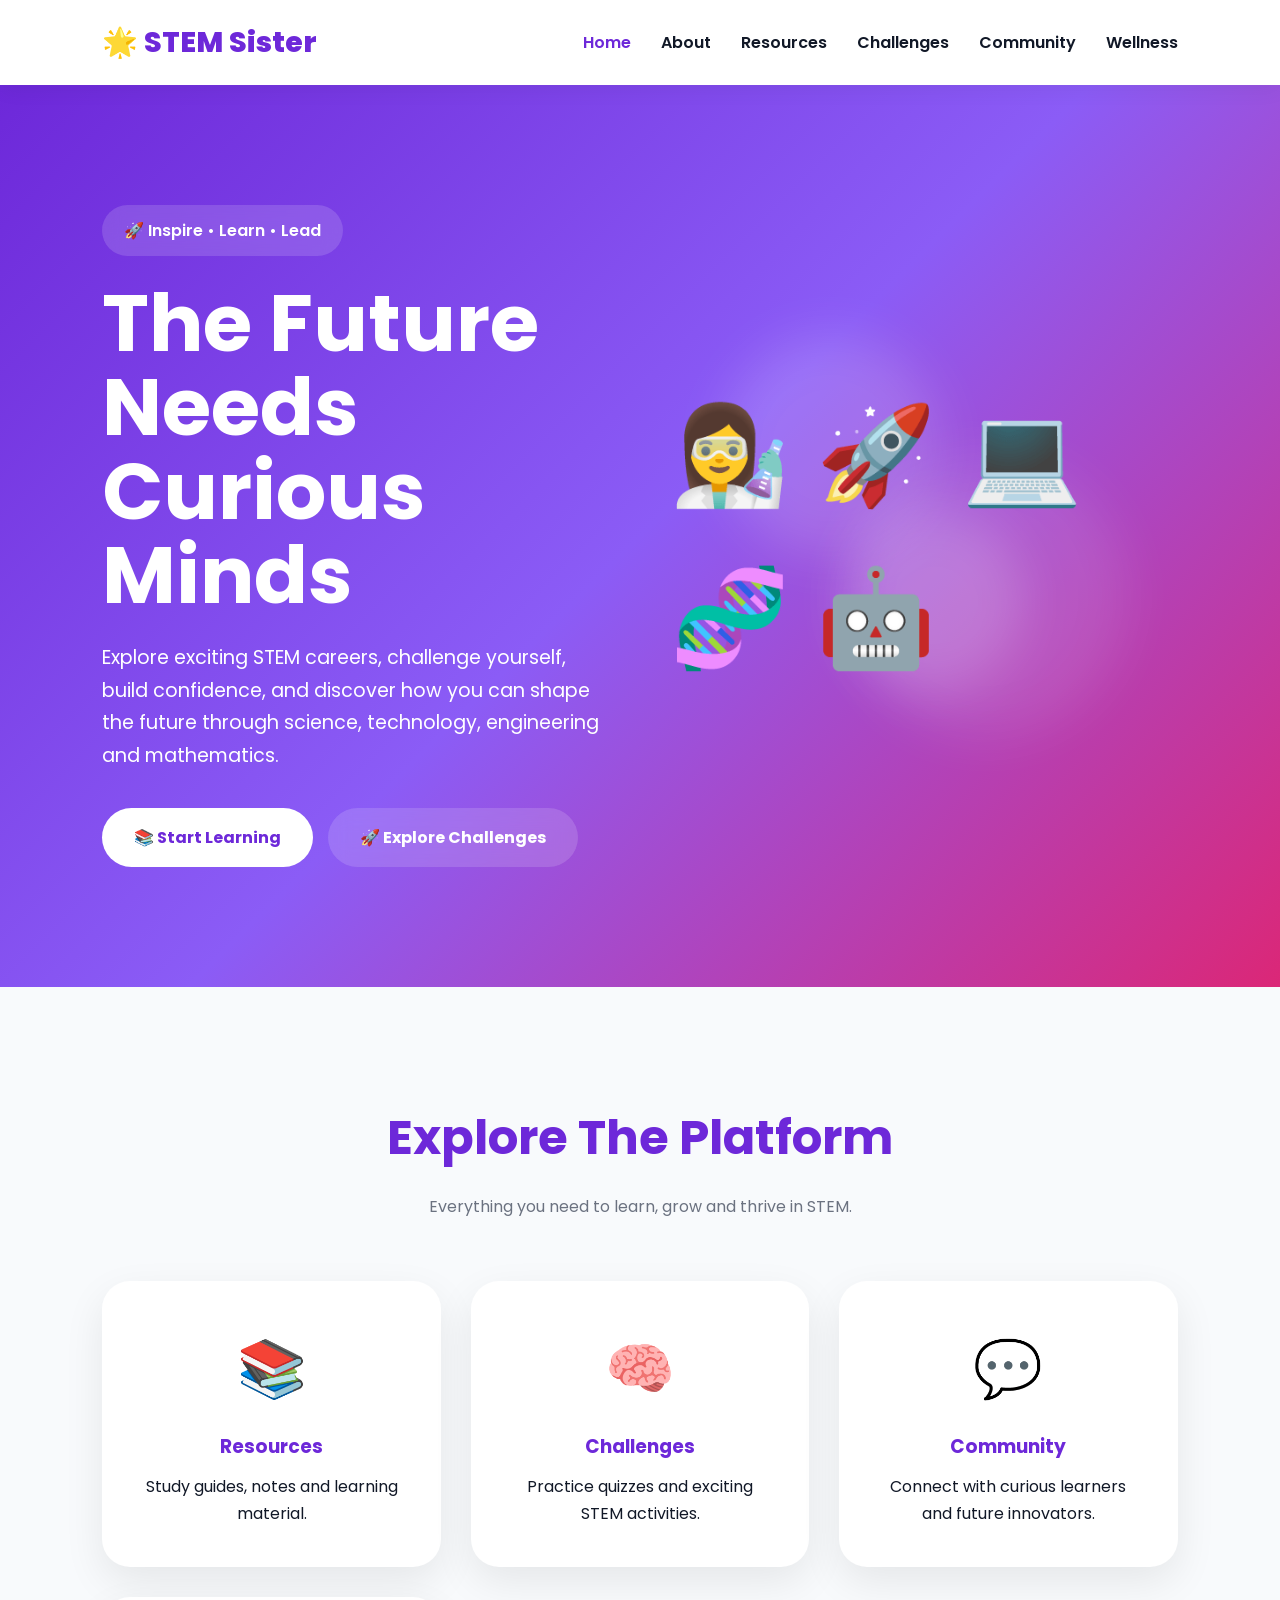
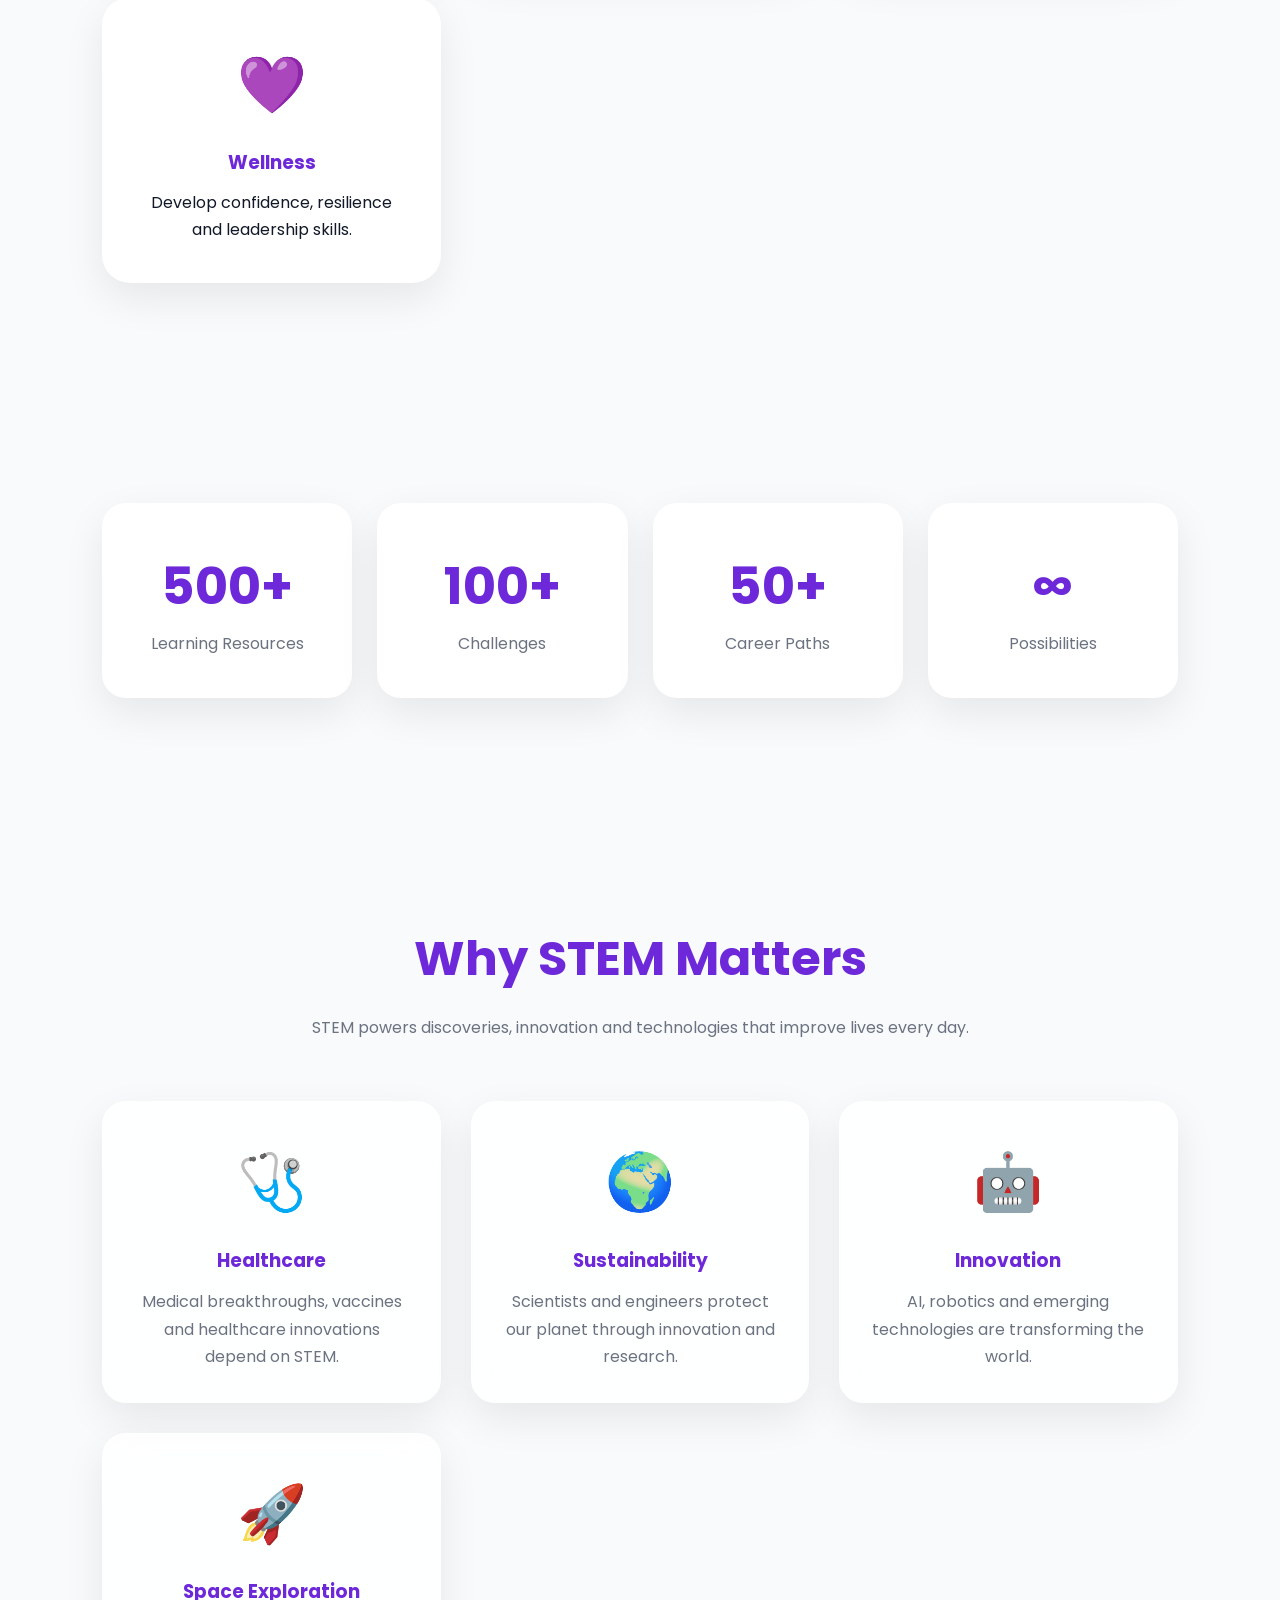
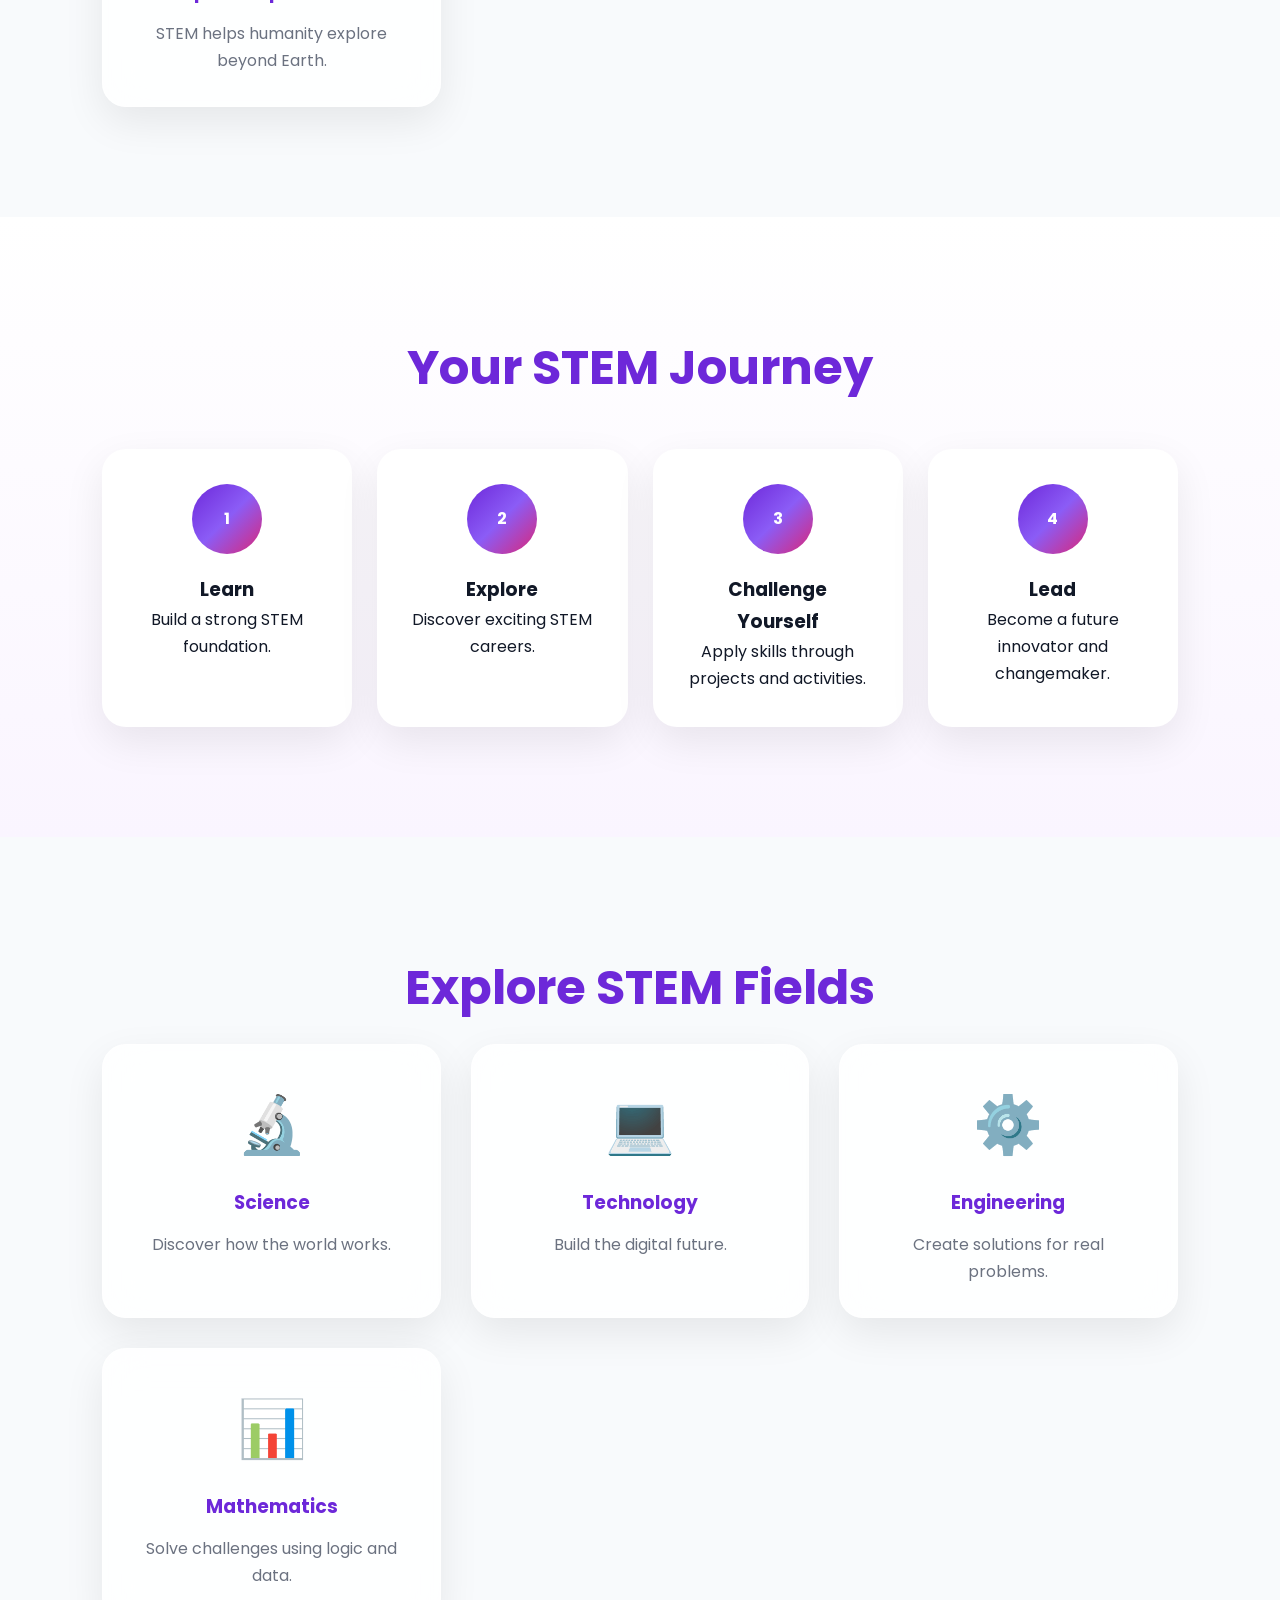
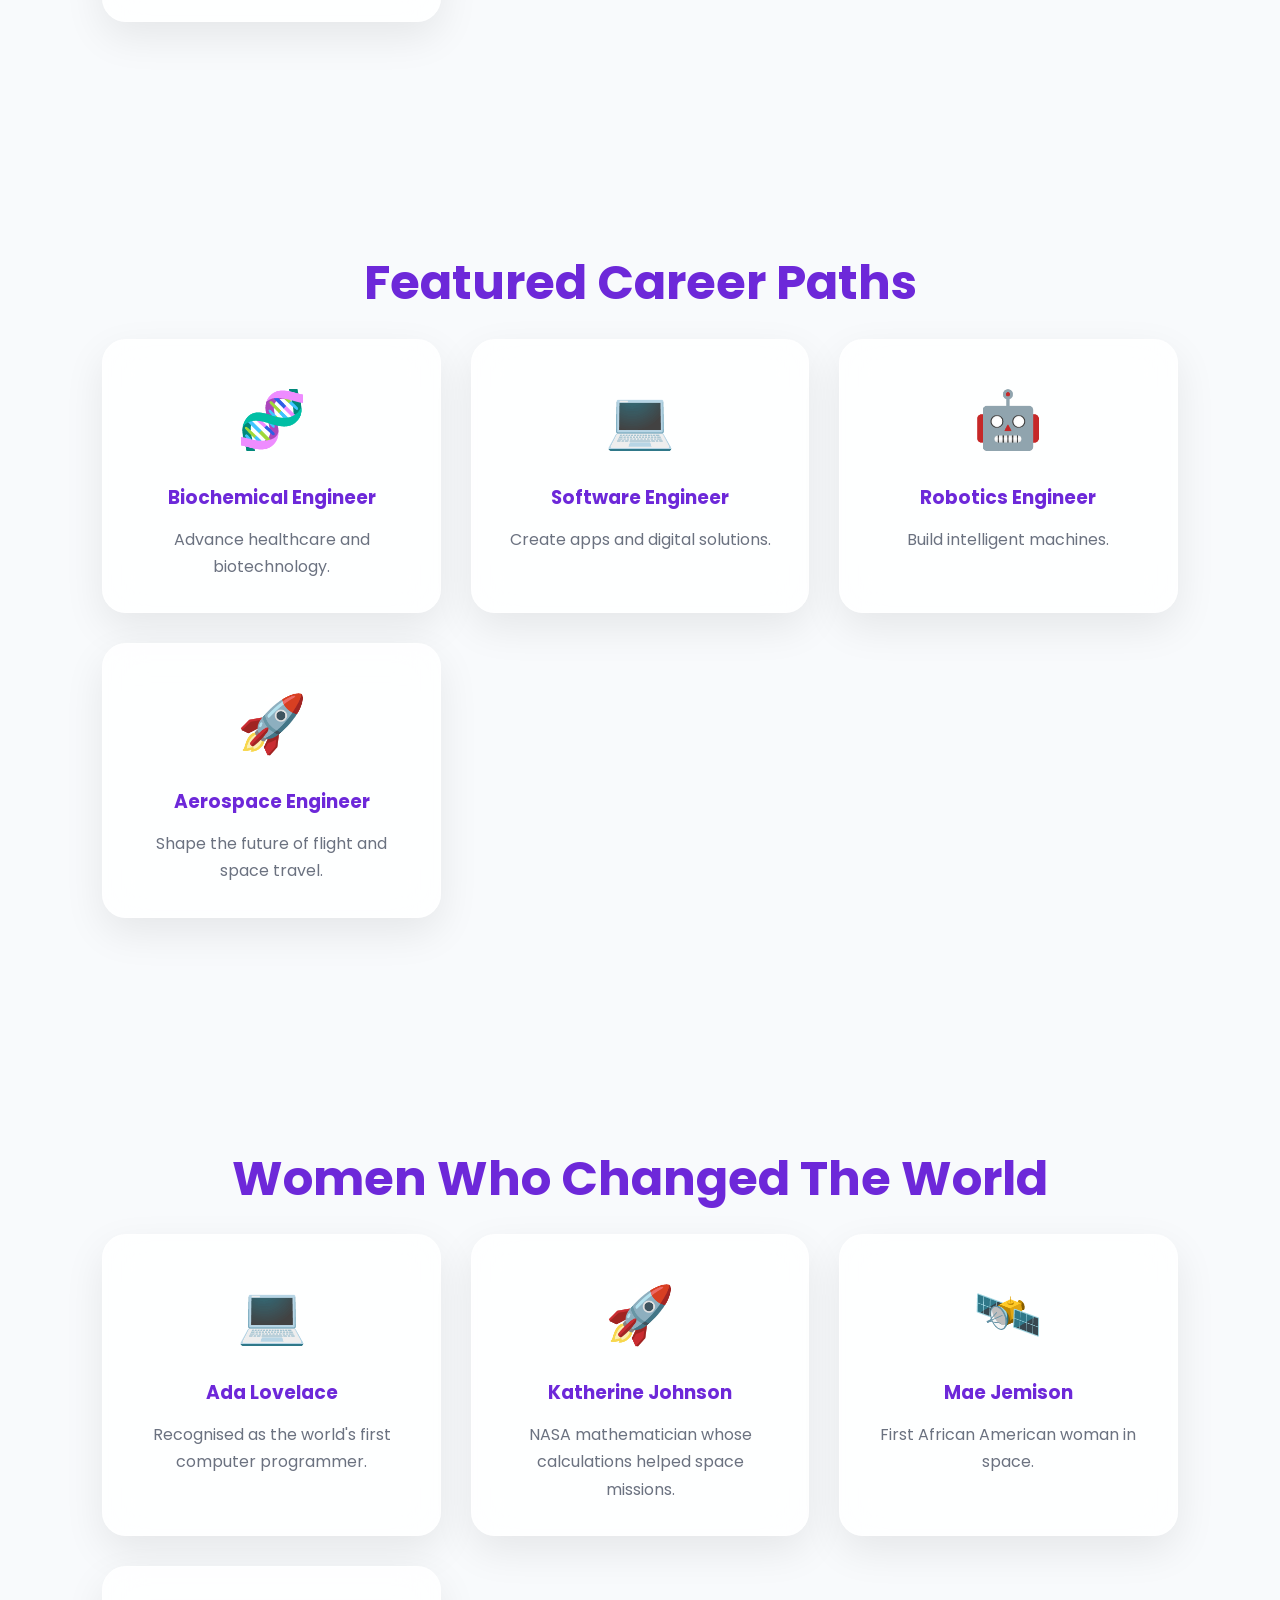
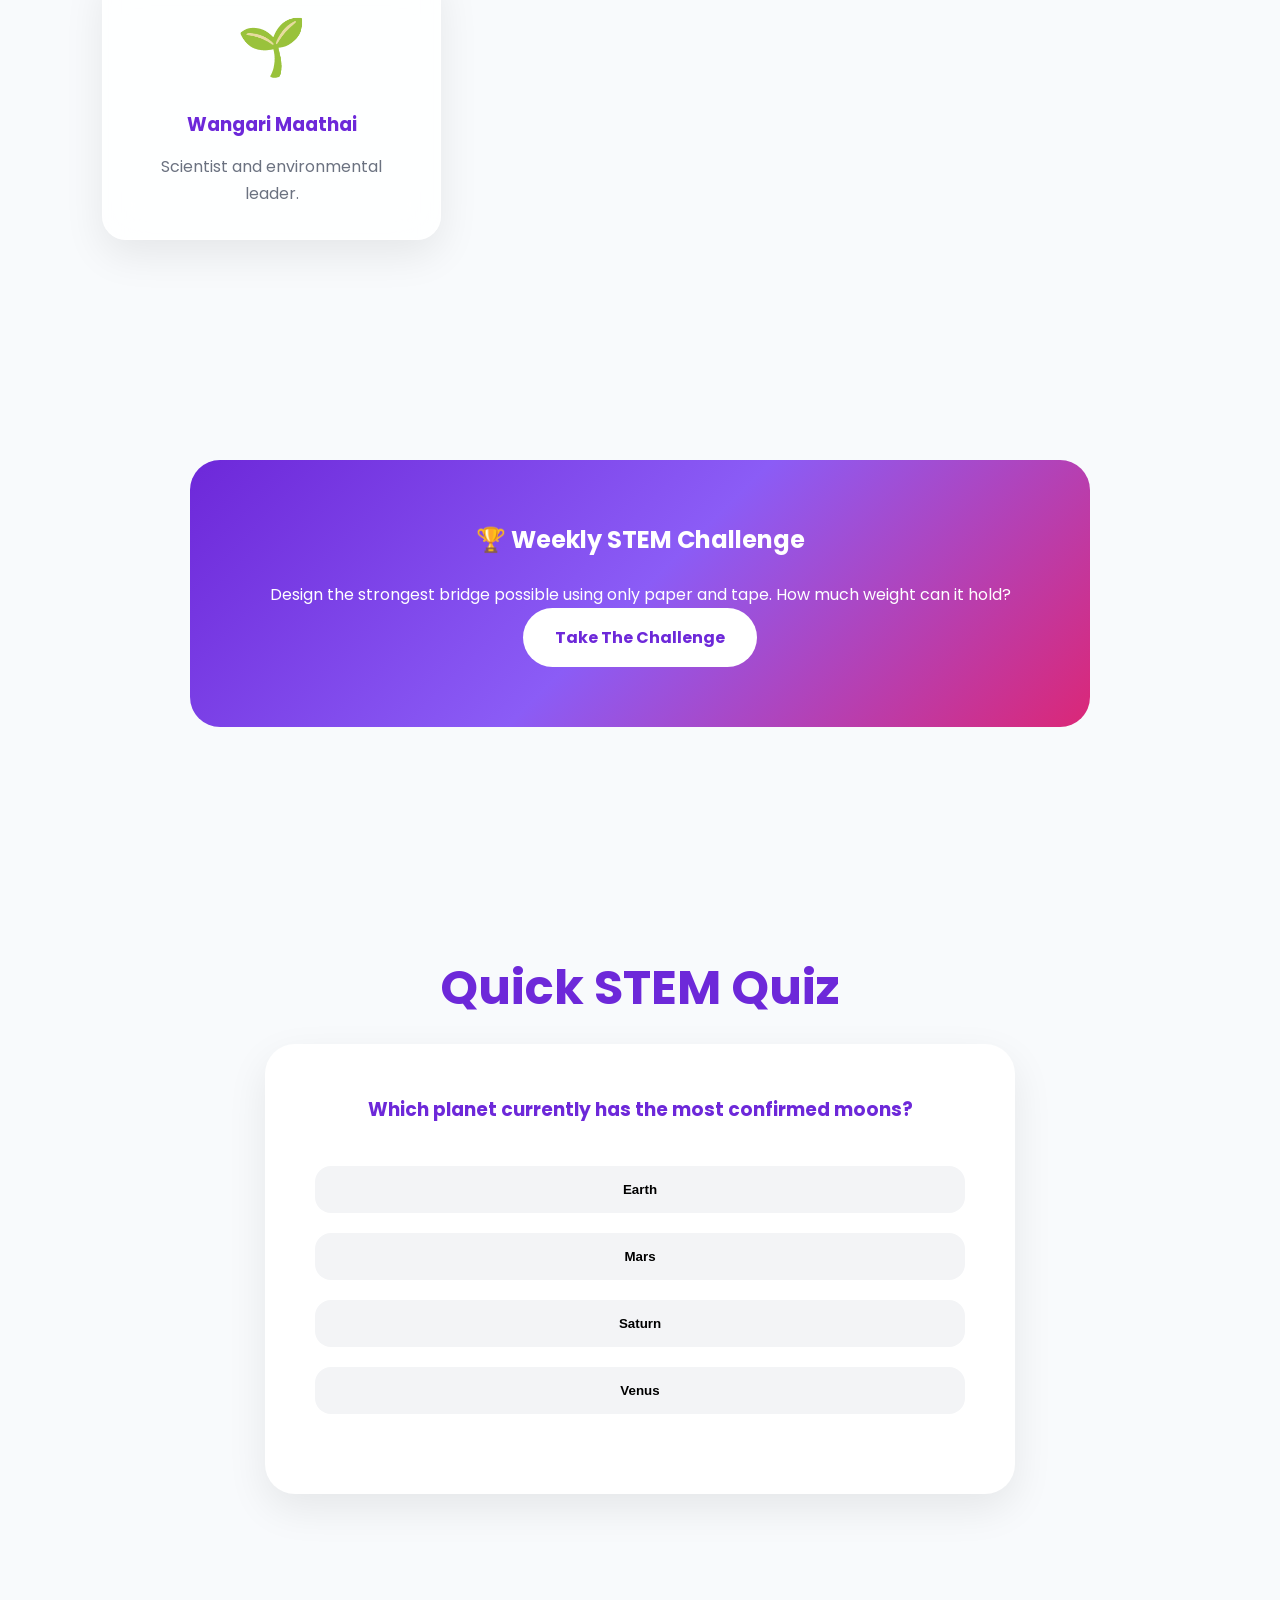
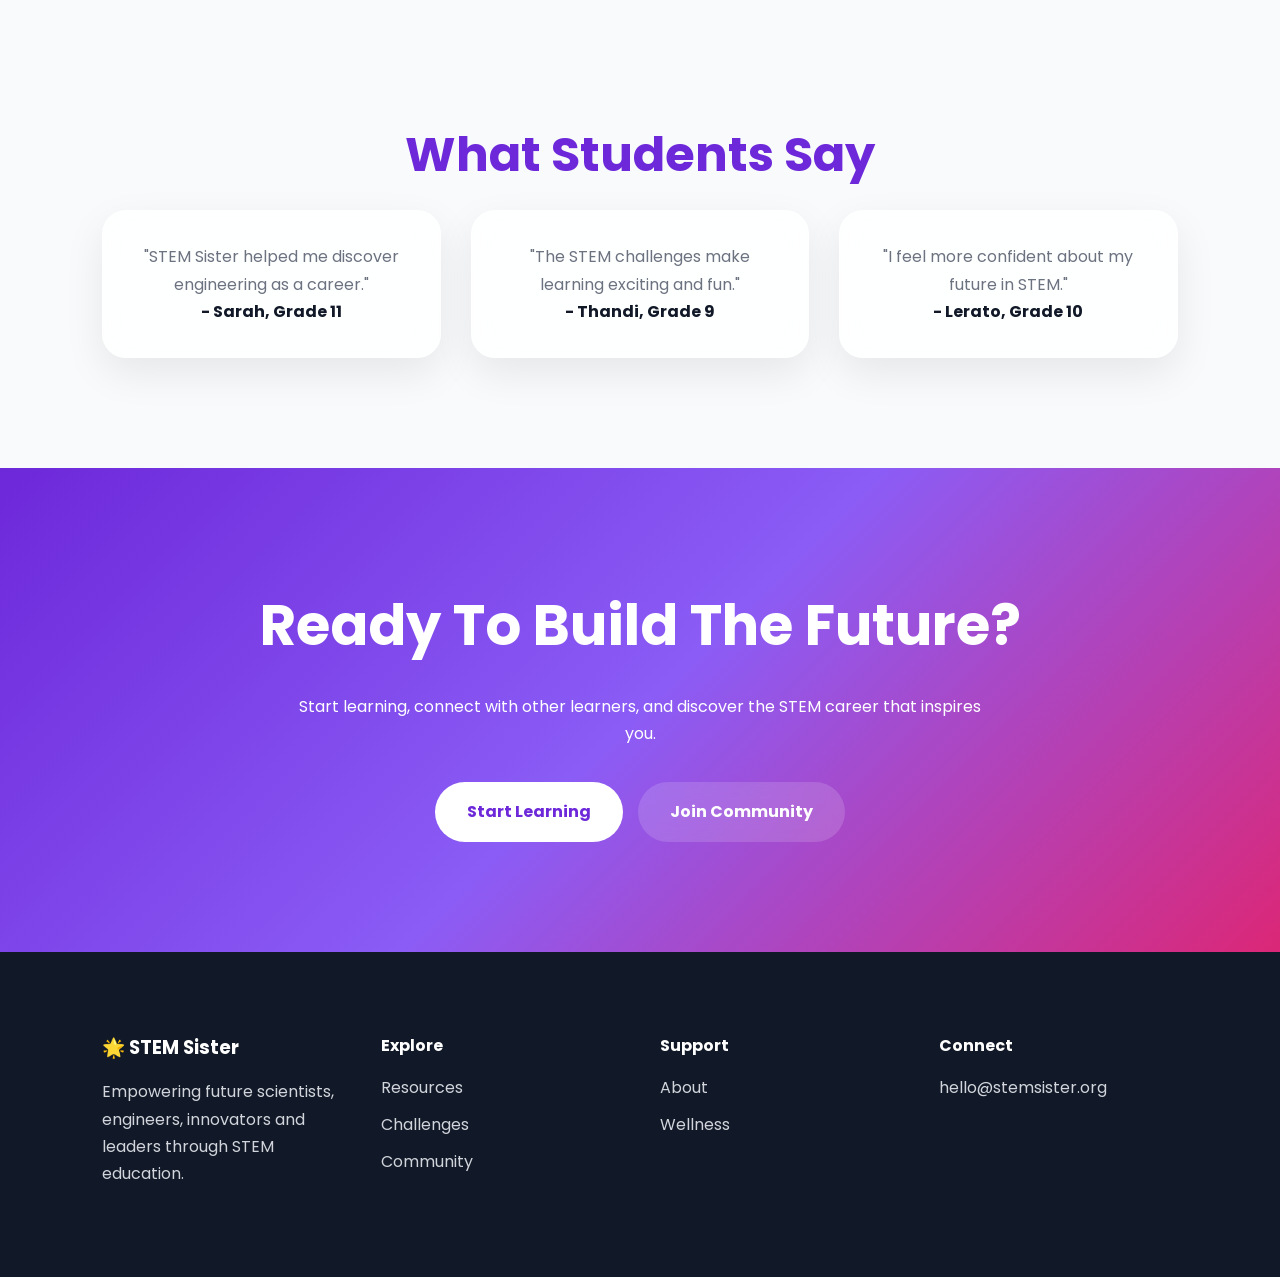
<file: index.html>
<!DOCTYPE html>
<html lang="en">

<head>
    <meta charset="UTF-8">
    <meta name="viewport" content="width=device-width, initial-scale=1.0">

    <title>STEM Sister | Empowering Future Innovators</title>

    <link rel="stylesheet" href="styles.css">
</head>

<body>

    <!-- PROGRESS BAR -->
    <div id="progress-bar"></div>

    <!-- ==================================
         NAVIGATION
    =================================== -->

    <nav>
        <div class="logo">🌟 STEM Sister</div>

        <ul class="nav-links">
            <li><a href="index.html" class="active">Home</a></li>
            <li><a href="about.html">About</a></li>
            <li><a href="textbooks.html">Resources</a></li>
            <li><a href="tests.html">Challenges</a></li>
            <li><a href="discussions.html">Community</a></li>
            <li><a href="wellness.html">Wellness</a></li>
        </ul>
    </nav>

    <!-- ==================================
         HERO
    =================================== -->

    <section class="hero">

        <div class="hero-content">

            <span class="hero-badge">
                🚀 Inspire • Learn • Lead
            </span>

            <h1>
                The Future Needs
                Curious Minds
            </h1>

            <p>
                Explore exciting STEM careers, challenge yourself,
                build confidence, and discover how you can shape
                the future through science, technology,
                engineering and mathematics.
            </p>

            <div class="hero-buttons">

                <a href="textbooks.html" class="btn">
                    📚 Start Learning
                </a>

                <a href="tests.html" class="btn secondary">
                    🚀 Explore Challenges
                </a>

            </div>

        </div>

        <div class="hero-visual">

            <div class="orb orb1"></div>
            <div class="orb orb2"></div>
            <div class="orb orb3"></div>

            <div class="hero-icons">
                👩‍🔬 🚀 💻 🧬 🤖
            </div>

        </div>

    </section>

    <!-- ==================================
         QUICK ACCESS
    =================================== -->

    <section class="reveal">

        <h2 class="section-title">
            Explore The Platform
        </h2>

        <p class="section-subtitle">
            Everything you need to learn, grow and thrive in STEM.
        </p>

        <div class="quick-grid">

            <a href="textbooks.html" class="feature-tile">
                <span>📚</span>
                <h3>Resources</h3>
                <p>Study guides, notes and learning material.</p>
            </a>

            <a href="tests.html" class="feature-tile">
                <span>🧠</span>
                <h3>Challenges</h3>
                <p>Practice quizzes and exciting STEM activities.</p>
            </a>

            <a href="discussions.html" class="feature-tile">
                <span>💬</span>
                <h3>Community</h3>
                <p>Connect with curious learners and future innovators.</p>
            </a>

            <a href="wellness.html" class="feature-tile">
                <span>💜</span>
                <h3>Wellness</h3>
                <p>Develop confidence, resilience and leadership skills.</p>
            </a>

        </div>

    </section>

    <!-- ==================================
         STATS
    =================================== -->

    <section class="stats-section reveal">

        <div class="stat-box">
            <h2 class="counter" data-target="500">0</h2>
            <p>Learning Resources</p>
        </div>

        <div class="stat-box">
            <h2 class="counter" data-target="100">0</h2>
            <p>Challenges</p>
        </div>

        <div class="stat-box">
            <h2 class="counter" data-target="50">0</h2>
            <p>Career Paths</p>
        </div>

        <div class="stat-box">
            <h2>∞</h2>
            <p>Possibilities</p>
        </div>

    </section>

    <!-- ==================================
         WHY STEM
    =================================== -->

    <section class="reveal">

        <h2 class="section-title">
            Why STEM Matters
        </h2>

        <p class="section-subtitle">
            STEM powers discoveries, innovation and technologies
            that improve lives every day.
        </p>

        <div class="grid">

            <div class="card">
                <div class="icon">🩺</div>
                <h3>Healthcare</h3>
                <p>
                    Medical breakthroughs, vaccines and healthcare
                    innovations depend on STEM.
                </p>
            </div>

            <div class="card">
                <div class="icon">🌍</div>
                <h3>Sustainability</h3>
                <p>
                    Scientists and engineers protect our planet
                    through innovation and research.
                </p>
            </div>

            <div class="card">
                <div class="icon">🤖</div>
                <h3>Innovation</h3>
                <p>
                    AI, robotics and emerging technologies
                    are transforming the world.
                </p>
            </div>

            <div class="card">
                <div class="icon">🚀</div>
                <h3>Space Exploration</h3>
                <p>
                    STEM helps humanity explore beyond Earth.
                </p>
            </div>

        </div>

    </section>

    <!-- ==================================
         STEM JOURNEY
    =================================== -->

    <section class="pathway-section reveal">

        <h2 class="section-title">
            Your STEM Journey
        </h2>

        <div class="timeline">

            <div class="step">
                <span>1</span>
                <h3>Learn</h3>
                <p>Build a strong STEM foundation.</p>
            </div>

            <div class="step">
                <span>2</span>
                <h3>Explore</h3>
                <p>Discover exciting STEM careers.</p>
            </div>

            <div class="step">
                <span>3</span>
                <h3>Challenge Yourself</h3>
                <p>Apply skills through projects and activities.</p>
            </div>

            <div class="step">
                <span>4</span>
                <h3>Lead</h3>
                <p>Become a future innovator and changemaker.</p>
            </div>

        </div>

    </section>

    <!-- ==================================
         STEM FIELDS
    =================================== -->

    <section class="reveal">

        <h2 class="section-title">
            Explore STEM Fields
        </h2>

        <div class="career-grid">

            <div class="career-card">
                <div class="icon">🔬</div>
                <h3>Science</h3>
                <p>Discover how the world works.</p>
            </div>

            <div class="career-card">
                <div class="icon">💻</div>
                <h3>Technology</h3>
                <p>Build the digital future.</p>
            </div>

            <div class="career-card">
                <div class="icon">⚙️</div>
                <h3>Engineering</h3>
                <p>Create solutions for real problems.</p>
            </div>

            <div class="career-card">
                <div class="icon">📊</div>
                <h3>Mathematics</h3>
                <p>Solve challenges using logic and data.</p>
            </div>

        </div>

    </section>

    <!-- ==================================
         CAREERS
    =================================== -->

    <section class="reveal">

        <h2 class="section-title">
            Featured Career Paths
        </h2>

        <div class="career-grid">

            <div class="career-card">
                <div class="icon">🧬</div>
                <h3>Biochemical Engineer</h3>
                <p>Advance healthcare and biotechnology.</p>
            </div>

            <div class="career-card">
                <div class="icon">💻</div>
                <h3>Software Engineer</h3>
                <p>Create apps and digital solutions.</p>
            </div>

            <div class="career-card">
                <div class="icon">🤖</div>
                <h3>Robotics Engineer</h3>
                <p>Build intelligent machines.</p>
            </div>

            <div class="career-card">
                <div class="icon">🚀</div>
                <h3>Aerospace Engineer</h3>
                <p>Shape the future of flight and space travel.</p>
            </div>

        </div>

    </section>

    <!-- ==================================
         WOMEN IN STEM
    =================================== -->

    <section class="reveal">

        <h2 class="section-title">
            Women Who Changed The World
        </h2>

        <div class="career-grid">

            <div class="career-card">
                <div class="icon">💻</div>
                <h3>Ada Lovelace</h3>
                <p>Recognised as the world's first computer programmer.</p>
            </div>

            <div class="career-card">
                <div class="icon">🚀</div>
                <h3>Katherine Johnson</h3>
                <p>NASA mathematician whose calculations helped space missions.</p>
            </div>

            <div class="career-card">
                <div class="icon">🛰️</div>
                <h3>Mae Jemison</h3>
                <p>First African American woman in space.</p>
            </div>

            <div class="career-card">
                <div class="icon">🌱</div>
                <h3>Wangari Maathai</h3>
                <p>Scientist and environmental leader.</p>
            </div>

        </div>

    </section>

    <!-- ==================================
         WEEKLY CHALLENGE
    =================================== -->

    <section class="reveal">

        <div class="highlight-card">

            <h2>🏆 Weekly STEM Challenge</h2>

            <p>
                Design the strongest bridge possible using only paper
                and tape. How much weight can it hold?
            </p>

            <a href="tests.html" class="btn">
                Take The Challenge
            </a>

        </div>

    </section>

    <!-- ==================================
         QUIZ
    =================================== -->

    <section class="reveal">

        <h2 class="section-title">
            Quick STEM Quiz
        </h2>

        <div class="quiz-card">

            <h3>
                Which planet currently has the most confirmed moons?
            </h3>

            <button onclick="checkAnswer(false)">Earth</button>
            <button onclick="checkAnswer(false)">Mars</button>
            <button onclick="checkAnswer(true)">Saturn</button>
            <button onclick="checkAnswer(false)">Venus</button>

            <p id="quizResult"></p>

        </div>

    </section>

    <!-- ==================================
         TESTIMONIALS
    =================================== -->

    <section class="reveal">

        <h2 class="section-title">
            What Students Say
        </h2>

        <div class="grid">

            <div class="card">
                <p>
                    "STEM Sister helped me discover engineering as a career."
                </p>
                <strong>- Sarah, Grade 11</strong>
            </div>

            <div class="card">
                <p>
                    "The STEM challenges make learning exciting and fun."
                </p>
                <strong>- Thandi, Grade 9</strong>
            </div>

            <div class="card">
                <p>
                    "I feel more confident about my future in STEM."
                </p>
                <strong>- Lerato, Grade 10</strong>
            </div>

        </div>

    </section>

    <!-- ==================================
         CTA
    =================================== -->

    <section class="cta-section reveal">

        <h2>
            Ready To Build The Future?
        </h2>

        <p>
            Start learning, connect with other learners,
            and discover the STEM career that inspires you.
        </p>

        <div class="hero-buttons" style="justify-content:center;">

            <a href="textbooks.html" class="btn">
                Start Learning
            </a>

            <a href="discussions.html" class="btn secondary">
                Join Community
            </a>

        </div>

    </section>

    <!-- ==================================
         FOOTER
    =================================== -->

    <footer>

        <div class="footer-grid">

            <div>
                <h3>🌟 STEM Sister</h3>

                <p>
                    Empowering future scientists, engineers,
                    innovators and leaders through STEM education.
                </p>
            </div>

            <div>
                <h4>Explore</h4>

                <a href="textbooks.html">Resources</a>
                <a href="tests.html">Challenges</a>
                <a href="discussions.html">Community</a>
            </div>

            <div>
                <h4>Support</h4>

                <a href="about.html">About</a>
                <a href="wellness.html">Wellness</a>
            </div>

            <div>
                <h4>Connect</h4>

                <p>hello@stemsister.org</p>
            </div>

        </div>

    </footer>

    <!-- ==================================
         JAVASCRIPT
    =================================== -->

    <script>

        /* COUNTERS */

        const counters = document.querySelectorAll('.counter');

        counters.forEach(counter => {

            const target = +counter.dataset.target;

            const updateCounter = () => {

                const current = +counter.innerText;

                const increment = target / 80;

                if (current < target) {

                    counter.innerText =
                        Math.ceil(current + increment);

                    requestAnimationFrame(updateCounter);

                } else {

                    counter.innerText = target + "+";

                }
            };

            updateCounter();

        });

        /* QUIZ */

        function checkAnswer(correct) {

            const result =
                document.getElementById("quizResult");

            if (correct) {

                result.innerHTML =
                    "✅ Correct! Saturn currently has the most confirmed moons.";

                result.style.color = "#10b981";

            } else {

                result.innerHTML =
                    "❌ Not quite. Try again.";

                result.style.color = "#ef4444";
            }
        }

        /* REVEAL ON SCROLL */

        const reveals =
            document.querySelectorAll(".reveal");

        function revealOnScroll() {

            reveals.forEach(item => {

                const windowHeight =
                    window.innerHeight;

                const elementTop =
                    item.getBoundingClientRect().top;

                if (elementTop < windowHeight - 100) {

                    item.classList.add("active");
                }
            });
        }

        window.addEventListener(
            "scroll",
            revealOnScroll
        );

        revealOnScroll();

        /* PROGRESS BAR */

        window.addEventListener("scroll", () => {

            const winScroll =
                document.documentElement.scrollTop;

            const height =
                document.documentElement.scrollHeight -
                document.documentElement.clientHeight;

            const scrolled =
                (winScroll / height) * 100;

            document.getElementById("progress-bar")
                .style.width = scrolled + "%";
        });

    </script>

</body>

</html>
</file>
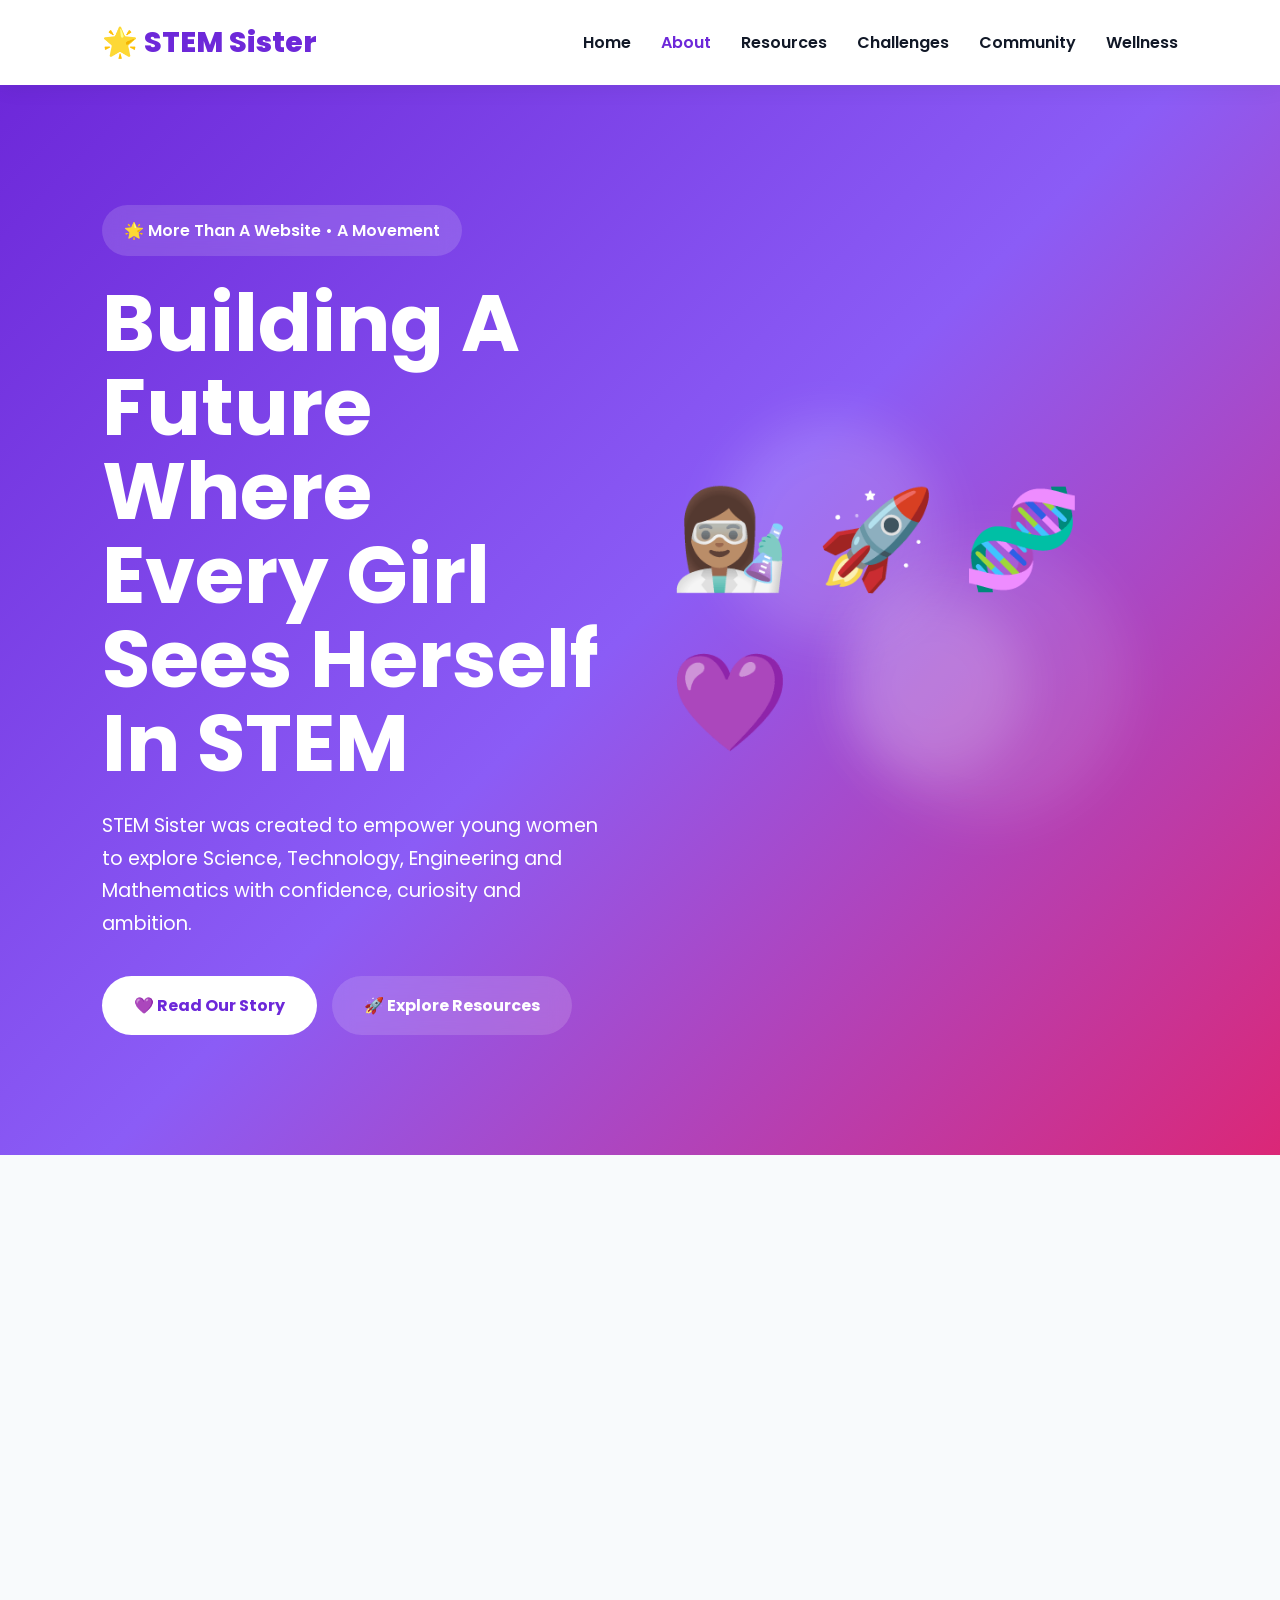
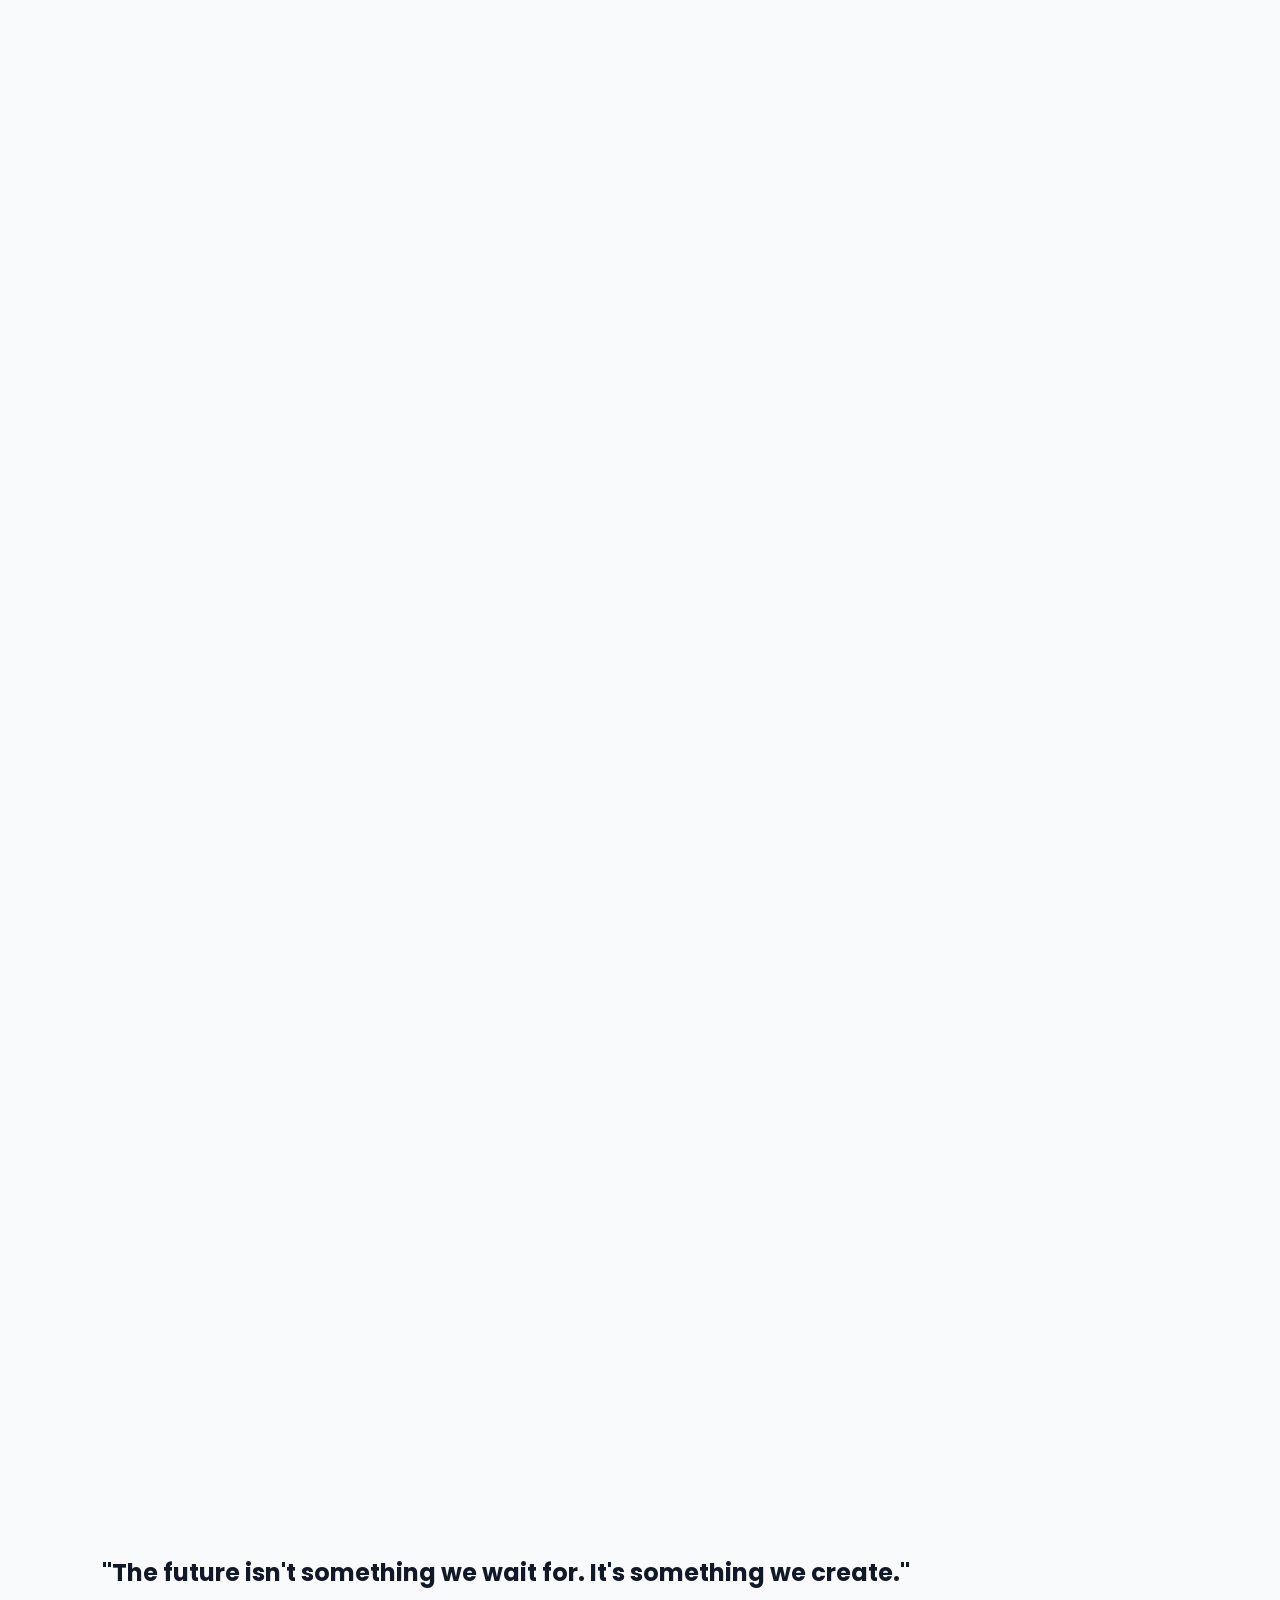
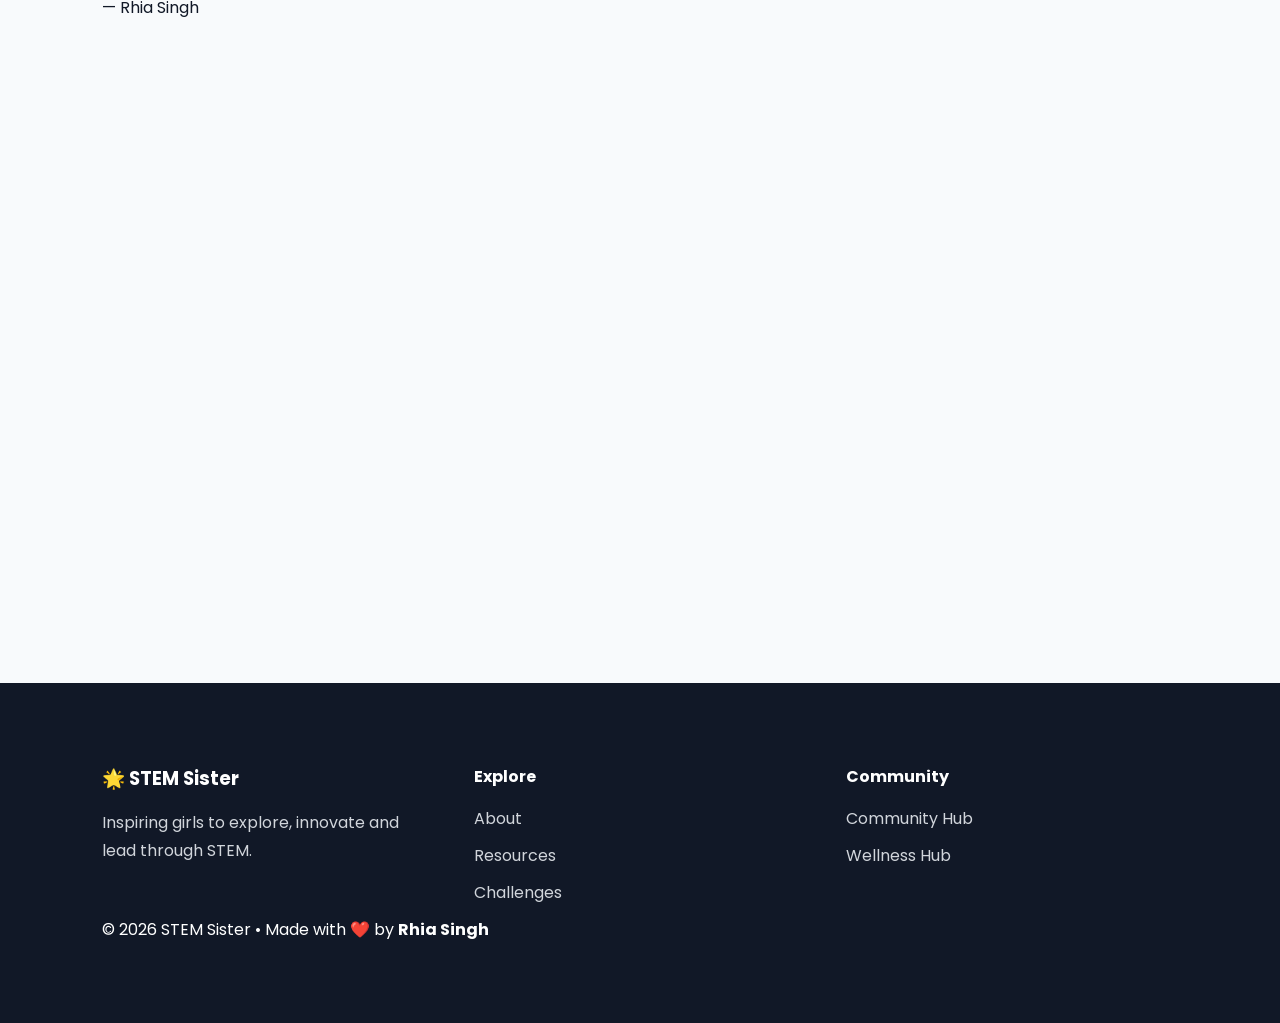
<file: about.html>
<!DOCTYPE html>
<html lang="en">

<head>
    <meta charset="UTF-8">
    <meta name="viewport" content="width=device-width, initial-scale=1.0">
    <title>About STEM Sister</title>
    <link rel="stylesheet" href="styles.css">
</head>

<body>

    <div id="progress-bar"></div>

    <!-- =========================
         NAVIGATION
    ========================= -->

    <nav>
        <div class="logo">
            🌟 STEM Sister
        </div>

        <ul class="nav-links">
            <li><a href="index.html">Home</a></li>
            <li><a href="about.html" class="active">About</a></li>
            <li><a href="textbooks.html">Resources</a></li>
            <li><a href="tests.html">Challenges</a></li>
            <li><a href="discussions.html">Community</a></li>
            <li><a href="wellness.html">Wellness</a></li>
        </ul>
    </nav>

    <!-- =========================
         HERO
    ========================= -->

    <section class="hero">

        <div class="hero-content">

            <span class="hero-badge">
                🌟 More Than A Website • A Movement
            </span>

            <h1>
                Building A Future Where Every Girl
                Sees Herself In STEM
            </h1>

            <p>
                STEM Sister was created to empower young women
                to explore Science, Technology, Engineering and
                Mathematics with confidence, curiosity and ambition.
            </p>

            <div class="hero-buttons">

                <a href="#story" class="btn">
                    💜 Read Our Story
                </a>

                <a href="textbooks.html" class="btn secondary">
                    🚀 Explore Resources
                </a>

            </div>

        </div>

        <div class="hero-visual">

            <div class="orb orb1"></div>
            <div class="orb orb2"></div>
            <div class="orb orb3"></div>

            <div class="hero-icons">
                👩🏽‍🔬 🚀 🧬 💜
            </div>

        </div>

    </section>

    <!-- =========================
         STATS
    ========================= -->

    <section class="stats-section reveal">

        <div class="stat-box">
            <h2>4</h2>
            <p>STEM Disciplines</p>
        </div>

        <div class="stat-box">
            <h2>100+</h2>
            <p>Future Careers</p>
        </div>

        <div class="stat-box">
            <h2>∞</h2>
            <p>Possibilities</p>
        </div>

        <div class="stat-box">
            <h2>1</h2>
            <p>Mission</p>
        </div>

    </section>

    <!-- =========================
         FOUNDER STORY
    ========================= -->

    <section id="story" class="reveal">

        <div class="founder-story">

            <div class="story-image">
                👩🏽‍🔬
            </div>

            <div class="story-content">

                <span class="story-badge">
                    Meet Rhia Singh
                </span>

                <h2>
                    Turning Curiosity Into Purpose
                </h2>

                <p>
                    STEM Sister began with a simple belief:
                    every girl deserves the opportunity to dream bigger,
                    explore boldly and pursue ambitious goals.
                </p>

                <p>
                    As an aspiring Biochemical Engineer,
                    Rhia developed a passion for science,
                    innovation and solving real-world problems.
                </p>

                <p>
                    While exploring STEM careers, she noticed
                    that many girls still struggle to see
                    themselves represented within scientific
                    and technical fields.
                </p>

                <p>
                    STEM Sister was created to help change that,
                    providing inspiration, resources and support
                    for future scientists, engineers and innovators.
                </p>

                <div class="highlight-quote">
                    "Every girl deserves the opportunity
                    to dream, create, innovate and lead."
                </div>

            </div>

        </div>

    </section>

    <!-- =========================
         MISSION & VISION
    ========================= -->

    <section class="reveal">

        <h2 class="section-title">
            Our Mission & Vision
        </h2>

        <div class="grid">

            <div class="card">

                <div class="icon">🎯</div>

                <h3>Mission</h3>

                <p>
                    To inspire, educate and empower girls
                    to pursue opportunities in Science,
                    Technology, Engineering and Mathematics.
                </p>

            </div>

            <div class="card">

                <div class="icon">🌟</div>

                <h3>Vision</h3>

                <p>
                    A future where every girl feels
                    represented, confident and capable
                    of succeeding in STEM.
                </p>

            </div>

        </div>

    </section>

    <!-- =========================
         IMPACT BANNER
    ========================= -->

    <section class="impact-banner reveal">

        <h2>
            Every Breakthrough Begins With Curiosity
        </h2>

        <p>
            Every innovation starts with a question.
            STEM Sister encourages girls to keep asking.
        </p>

    </section>

    <!-- =========================
         WHY GIRLS IN STEM
    ========================= -->

    <section class="reveal">

        <h2 class="section-title">
            Why Girls In STEM Matter
        </h2>

        <p class="section-subtitle">
            Diverse perspectives create stronger ideas,
            better solutions and a brighter future.
        </p>

        <div class="grid">

            <div class="card">
                <div class="icon">💡</div>
                <h3>Diverse Thinking</h3>
                <p>
                    Innovation thrives when different
                    perspectives work together.
                </p>
            </div>

            <div class="card">
                <div class="icon">🚀</div>
                <h3>Future Careers</h3>
                <p>
                    STEM careers continue transforming
                    technology, healthcare and society.
                </p>
            </div>

            <div class="card">
                <div class="icon">👩🏽‍🔬</div>
                <h3>Representation</h3>
                <p>
                    Seeing successful women in STEM
                    inspires future generations.
                </p>
            </div>

            <div class="card">
                <div class="icon">🌍</div>
                <h3>Global Impact</h3>
                <p>
                    The world's biggest challenges need
                    creative and innovative minds.
                </p>
            </div>

        </div>

    </section>

    <!-- =========================
         STEM SISTER JOURNEY
    ========================= -->

    <section class="alt-section reveal">

        <h2 class="section-title">
            The STEM Sister Journey
        </h2>

        <div class="timeline">

            <div class="timeline-item">
                <span>🌱</span>
                <h3>Curiosity</h3>
                <p>Discovering a love for STEM.</p>
            </div>

            <div class="timeline-item">
                <span>🧬</span>
                <h3>Inspiration</h3>
                <p>Exploring Biochemical Engineering.</p>
            </div>

            <div class="timeline-item">
                <span>💜</span>
                <h3>Purpose</h3>
                <p>Recognising the need for support and representation.</p>
            </div>

            <div class="timeline-item">
                <span>🚀</span>
                <h3>STEM Sister</h3>
                <p>Creating a platform that inspires girls.</p>
            </div>

        </div>

    </section>

    <!-- =========================
         VALUES
    ========================= -->

    <section class="reveal">

        <h2 class="section-title">
            What We Believe
        </h2>

        <div class="grid">

            <div class="card">
                <div class="icon">🔍</div>
                <h3>Curiosity</h3>
                <p>Every discovery begins with a question.</p>
            </div>

            <div class="card">
                <div class="icon">💜</div>
                <h3>Confidence</h3>
                <p>Girls belong in every STEM space.</p>
            </div>

            <div class="card">
                <div class="icon">🚀</div>
                <h3>Innovation</h3>
                <p>Big ideas can change the world.</p>
            </div>

            <div class="card">
                <div class="icon">🌍</div>
                <h3>Impact</h3>
                <p>STEM can solve real-world challenges.</p>
            </div>

        </div>

    </section>

    <!-- =========================
         ROLE MODELS
    ========================= -->

    <section class="reveal">

        <h2 class="section-title">
            Women Who Inspire Us
        </h2>

        <div class="career-grid">

            <div class="career-card">
                <div class="icon">👩‍🚀</div>
                <h3>Mae Jemison</h3>
                <p>First African-American woman in space.</p>
            </div>

            <div class="career-card">
                <div class="icon">🧪</div>
                <h3>Marie Curie</h3>
                <p>First woman to win a Nobel Prize.</p>
            </div>

            <div class="career-card">
                <div class="icon">🚀</div>
                <h3>Katherine Johnson</h3>
                <p>NASA mathematician and pioneer.</p>
            </div>

            <div class="career-card">
                <div class="icon">💻</div>
                <h3>Ada Lovelace</h3>
                <p>Widely regarded as the first computer programmer.</p>
            </div>

        </div>

    </section>

    <!-- =========================
         PURPOSE
    ========================= -->

    <section class="reveal">

        <div class="highlight-card">

            <h3>
                Talent Has No Gender
            </h3>

            <p>
                STEM Sister exists because creativity,
                intelligence and potential should never
                be limited by stereotypes.
            </p>

            <p>
                Every girl deserves the confidence,
                support and resources needed to pursue
                her dreams.
            </p>

        </div>

    </section>

    <!-- =========================
         LOOKING AHEAD
    ========================= -->

    <section class="future-section reveal">

        <h2>
            Looking Ahead
        </h2>

        <p>
            STEM Sister aims to continue expanding
            learning resources, community support
            and opportunities that inspire future
            scientists, engineers, innovators and leaders.
        </p>

    </section>

    <!-- =========================
         FUTURE GOALS
    ========================= -->

    <section class="reveal">

        <h2 class="section-title">
            Future Goals
        </h2>

        <div class="timeline">

            <div class="timeline-item">
                <span>📚</span>
                <h3>More Resources</h3>
                <p>Expand our learning library.</p>
            </div>

            <div class="timeline-item">
                <span>🤝</span>
                <h3>Mentorship</h3>
                <p>Connect students with STEM professionals.</p>
            </div>

            <div class="timeline-item">
                <span>🏆</span>
                <h3>Competitions</h3>
                <p>Launch STEM innovation challenges.</p>
            </div>

            <div class="timeline-item">
                <span>🌍</span>
                <h3>Global Impact</h3>
                <p>Reach and inspire students worldwide.</p>
            </div>

        </div>

    </section>

    <!-- =========================
         IMPACT STATEMENT
    ========================= -->

    <section class="impact-statement reveal">

        <h2>
            The World Needs Scientists.<br>
            The World Needs Engineers.<br>
            The World Needs Innovators.<br>
            The World Needs You.
        </h2>

    </section>

    <!-- =========================
         QUOTE
    ========================= -->

    <section class="quote">

        <h2>
            "The future isn't something we wait for.
            It's something we create."
        </h2>

        <p>
            — Rhia Singh
        </p>

    </section>

    <!-- =========================
         CTA
    ========================= -->

    <section class="cta-section reveal">

        <h2>
            Ready To Become A Future Innovator?
        </h2>

        <p>
            Discover opportunities, build confidence
            and explore a future filled with possibilities.
        </p>

        <a href="textbooks.html" class="btn">
            🚀 Start Exploring
        </a>

    </section>

    <!-- =========================
         FOOTER
    ========================= -->

    <footer>

        <div class="footer-grid">

            <div>

                <h3>🌟 STEM Sister</h3>

                <p>
                    Inspiring girls to explore,
                    innovate and lead through STEM.
                </p>

            </div>

            <div>

                <h4>Explore</h4>

                <a href="about.html">About</a>
                <a href="textbooks.html">Resources</a>
                <a href="tests.html">Challenges</a>

            </div>

            <div>

                <h4>Community</h4>

                <a href="discussions.html">Community Hub</a>
                <a href="wellness.html">Wellness Hub</a>

            </div>

        </div>

        <div class="made-by">
            © 2026 STEM Sister • Made with ❤️ by
            <strong>Rhia Singh</strong>
        </div>

    </footer>

    <!-- =========================
         JAVASCRIPT
    ========================= -->

    <script>

        const reveals =
            document.querySelectorAll(".reveal");

        function revealSections() {

            reveals.forEach(section => {

                const top =
                    section.getBoundingClientRect().top;

                if (top < window.innerHeight - 100) {
                    section.classList.add("active");
                }

            });

        }

        window.addEventListener(
            "scroll",
            revealSections
     ctions();

        window.addEventListener("scroll", () => {

            const winScroll =
                document.documentElement.scrollTop;

            const height =
                document.documentElement.scrollHeight -
                document.documentElement.clientHeight;

            const scrolled =
                (winScroll / height) * 100;

            document.getElementById("progress-bar")
                .style.width = scrolled + "%";

        });

    </script>

</body>

</html>
</file>
<file: styles.css>
@import url('https://fonts.googleapis.com/css2?family=Poppins:wght@300;400;500;600;700;800&display=swap');

/* ===================================
   ROOT VARIABLES
=================================== */

:root{

    --primary:#6d28d9;
    --primary-light:#8b5cf6;
    --accent:#db2777;

    --dark:#111827;
    --gray:#6b7280;

    --white:#ffffff;
    --bg:#f8fafc;
    --border:#e5e7eb;

    --gradient:
        linear-gradient(
            135deg,
            #6d28d9,
            #8b5cf6,
            #db2777
        );

    --shadow:
        0 15px 40px rgba(0,0,0,.08);

    --shadow-hover:
        0 20px 50px rgba(109,40,217,.18);
}

/* ===================================
   RESET
=================================== */

*{
    margin:0;
    padding:0;
    box-sizing:border-box;
}

html{
    scroll-behavior:smooth;
}

body{

    font-family:'Poppins',sans-serif;

    background:var(--bg);

    color:var(--dark);

    overflow-x:hidden;

    line-height:1.7;
}

/* ===================================
   SCROLL BAR
=================================== */

#progress-bar{

    position:fixed;

    top:0;
    left:0;

    height:4px;

    background:var(--gradient);

    width:0;

    z-index:9999;
}

/* ===================================
   NAVIGATION
=================================== */

nav{

    position:sticky;
    top:0;

    z-index:1000;

    display:flex;

    justify-content:space-between;
    align-items:center;

    padding:18px 8%;

    background:rgba(255,255,255,.95);

    backdrop-filter:blur(20px);

    box-shadow:
        0 5px 20px rgba(0,0,0,.05);
}

.logo{

    font-size:1.8rem;

    font-weight:800;

    color:var(--primary);
}

.nav-links{

    display:flex;

    list-style:none;

    gap:30px;
}

.nav-links a{

    text-decoration:none;

    font-weight:600;

    color:var(--dark);

    transition:.3s;
}

.nav-links a:hover,
.nav-links .active{

    color:var(--primary);
}

/* ===================================
   HERO
=================================== */

.hero{

    min-height:90vh;

    background:var(--gradient);

    color:white;

    display:grid;

    grid-template-columns:1fr 1fr;

    align-items:center;

    gap:60px;

    padding:120px 8%;

    position:relative;

    overflow:hidden;
}

.hero-badge{

    display:inline-block;

    background:rgba(255,255,255,.15);

    backdrop-filter:blur(10px);

    padding:12px 22px;

    border-radius:999px;

    margin-bottom:25px;

    font-weight:600;
}

.hero h1{

    font-size:5rem;

    line-height:1.05;

    margin-bottom:25px;
}

.hero p{

    font-size:1.2rem;

    max-width:650px;
}

.hero-buttons{

    display:flex;

    gap:15px;

    flex-wrap:wrap;

    margin-top:35px;
}

/* ===================================
   HERO VISUAL
=================================== */

.hero-visual{

    position:relative;

    min-height:500px;

    display:flex;

    justify-content:center;

    align-items:center;
}

.hero-icons{

    font-size:6rem;

    z-index:5;
}

.orb{

    position:absolute;

    border-radius:50%;

    filter:blur(25px);

    animation:floatOrb 8s infinite ease-in-out;
}

.orb1{

    width:220px;
    height:220px;

    background:rgba(255,255,255,.15);

    top:10%;
    left:10%;
}

.orb2{

    width:280px;
    height:280px;

    background:rgba(255,255,255,.1);

    bottom:10%;
    right:10%;
}

.orb3{

    width:180px;
    height:180px;

    background:rgba(255,255,255,.18);

    top:45%;
    right:30%;
}

@keyframes floatOrb{

    0%{
        transform:translateY(0);
    }

    50%{
        transform:translateY(-30px);
    }

    100%{
        transform:translateY(0);
    }
}

/* ===================================
   BUTTONS
=================================== */

.btn{

    display:inline-block;

    padding:16px 32px;

    border-radius:999px;

    text-decoration:none;

    font-weight:700;

    border:none;

    cursor:pointer;

    background:white;

    color:var(--primary);

    transition:.3s;
}

.btn:hover{

    transform:translateY(-5px);

    box-shadow:0 15px 30px rgba(0,0,0,.15);
}

.secondary{

    background:rgba(255,255,255,.15);

    color:white;

    backdrop-filter:blur(10px);
}

/* ===================================
   SECTIONS
=================================== */

section{
    padding:110px 8%;
}

.section-title{

    font-size:3rem;

    text-align:center;

    color:var(--primary);

    margin-bottom:15px;
}

.section-subtitle{

    text-align:center;

    max-width:700px;

    margin:0 auto 60px;

    color:var(--gray);
}

/* ===================================
   QUICK ACCESS
=================================== */

.quick-grid{

    display:grid;

    grid-template-columns:
        repeat(auto-fit,minmax(250px,1fr));

    gap:30px;
}

.feature-tile{

    background:white;

    border-radius:28px;

    padding:40px;

    text-align:center;

    text-decoration:none;

    color:inherit;

    transition:.35s;

    box-shadow:var(--shadow);

    position:relative;

    overflow:hidden;
}

.feature-tile span{

    display:block;

    font-size:3.5rem;

    margin-bottom:15px;
}

.feature-tile h3{

    color:var(--primary);

    margin-bottom:10px;
}

.feature-tile:hover{

    transform:
        translateY(-10px)
        scale(1.03);

    box-shadow:var(--shadow-hover);
}

.feature-tile::before{

    content:"";

    position:absolute;

    inset:0;

    background:
    linear-gradient(
        135deg,
        rgba(109,40,217,.05),
        rgba(219,39,119,.08)
    );

    opacity:0;

    transition:.3s;
}

.feature-tile:hover::before{

    opacity:1;
}

/* ===================================
   STATS
=================================== */

.stats-section{

    display:grid;

    grid-template-columns:
        repeat(auto-fit,minmax(240px,1fr));

    gap:25px;
}

.stat-box{

    background:white;

    padding:40px;

    text-align:center;

    border-radius:24px;

    box-shadow:var(--shadow);
}

.stat-box h2{

    font-size:3.2rem;

    color:var(--primary);
}

.stat-box p{

    color:var(--gray);
}

/* ===================================
   CARDS
=================================== */

.grid,
.career-grid{

    display:grid;

    grid-template-columns:
        repeat(auto-fit,minmax(260px,1fr));

    gap:30px;
}

.card,
.career-card{

    background:
        rgba(255,255,255,.85);

    backdrop-filter:blur(20px);

    border:
        1px solid rgba(255,255,255,.3);

    padding:32px;

    border-radius:24px;

    text-align:center;

    transition:.35s;

    box-shadow:var(--shadow);
}

.card:hover,
.career-card:hover{

    transform:
        translateY(-10px)
        scale(1.02);

    box-shadow:var(--shadow-hover);
}

.icon{

    font-size:3.5rem;

    margin-bottom:15px;
}

.card h3,
.career-card h3{

    color:var(--primary);

    margin-bottom:12px;
}

.card p,
.career-card p{

    color:var(--gray);
}

/* ===================================
   PATHWAY
=================================== */

.pathway-section{

    background:
        linear-gradient(
            180deg,
            #ffffff,
            #faf5ff
        );
}

.timeline{

    display:grid;

    grid-template-columns:
        repeat(auto-fit,minmax(220px,1fr));

    gap:25px;

    margin-top:40px;
}

.step{

    background:white;

    padding:35px;

    border-radius:24px;

    text-align:center;

    box-shadow:var(--shadow);

    transition:.3s;
}

.step:hover{

    transform:translateY(-10px);

    box-shadow:var(--shadow-hover);
}

.step span{

    width:70px;
    height:70px;

    margin:auto auto 20px;

    display:flex;

    justify-content:center;
    align-items:center;

    border-radius:50%;

    background:var(--gradient);

    color:white;

    font-weight:700;
}

/* ===================================
   QUIZ
=================================== */

.quiz-card{

    max-width:750px;

    margin:auto;

    background:white;

    padding:50px;

    border-radius:30px;

    box-shadow:var(--shadow);

    text-align:center;
}

.quiz-card h3{

    color:var(--primary);

    margin-bottom:30px;
}

.quiz-card button{

    width:100%;

    border:none;

    padding:16px;

    margin:10px 0;

    border-radius:16px;

    cursor:pointer;

    font-weight:600;

    background:#f3f4f6;

    transition:.3s;
}

.quiz-card button:hover{

    background:var(--primary);

    color:white;
}

#quizResult{

    margin-top:20px;

    font-weight:700;
}

/* ===================================
   HIGHLIGHT CARD
=================================== */

.highlight-card{

    max-width:900px;

    margin:auto;

    text-align:center;

    background:var(--gradient);

    color:white;

    padding:60px;

    border-radius:30px;
}

.highlight-card h2{

    margin-bottom:20px;
}

/* ===================================
   CTA
=================================== */

.cta-section{

    background:var(--gradient);

    text-align:center;

    color:white;
}

.cta-section h2{

    font-size:3.5rem;

    margin-bottom:20px;
}

.cta-section p{

    max-width:700px;

    margin:auto auto 35px;
}

/* ===================================
   FOOTER
=================================== */

footer{

    background:#111827;

    color:white;

    padding:80px 8%;
}

.footer-grid{

    display:grid;

    grid-template-columns:
        repeat(auto-fit,minmax(220px,1fr));

    gap:40px;
}

footer h3,
footer h4{

    margin-bottom:15px;
}

footer a,
footer p{

    color:#d1d5db;

    text-decoration:none;

    display:block;

    margin-bottom:10px;
}

footer a:hover{

    color:white;
}

/* ===================================
   REVEAL
=================================== */

.reveal{

    opacity:0;

    transform:translateY(40px);

    transition:.8s ease;
}

.reveal.active{

    opacity:1;

    transform:translateY(0);
}

/* ===================================
   MOBILE
=================================== */

@media (max-width:992px){

    .hero{

        grid-template-columns:1fr;
        text-align:center;
    }

    .hero h1{
        font-size:3.8rem;
    }

    .hero p{
        margin:auto;
    }
}

@media (max-width:768px){

    nav{

        flex-direction:column;

        gap:15px;
    }

    .nav-links{

        flex-wrap:wrap;

        justify-content:center;
    }

    section{
        padding:80px 20px;
    }

    .hero{
        padding:80px 20px;
    }

    .hero h1{
        font-size:2.8rem;
    }

    .hero-icons{
        font-size:4rem;
    }

    .hero-buttons{
        justify-content:center;
    }

    .section-title{
        font-size:2.2rem;
    }

    .cta-section h2{
        font-size:2.3rem;
    }
}

@media (max-width:480px){

    .hero h1{
        font-size:2.1rem;
    }

    .logo{
        font-size:1.4rem;
    }

    .btn{
        width:100%;
        text-align:center;
    }

    .section-title{
        font-size:1.8rem;
    }

    .hero-icons{
        font-size:3rem;
    }
}
</file>
